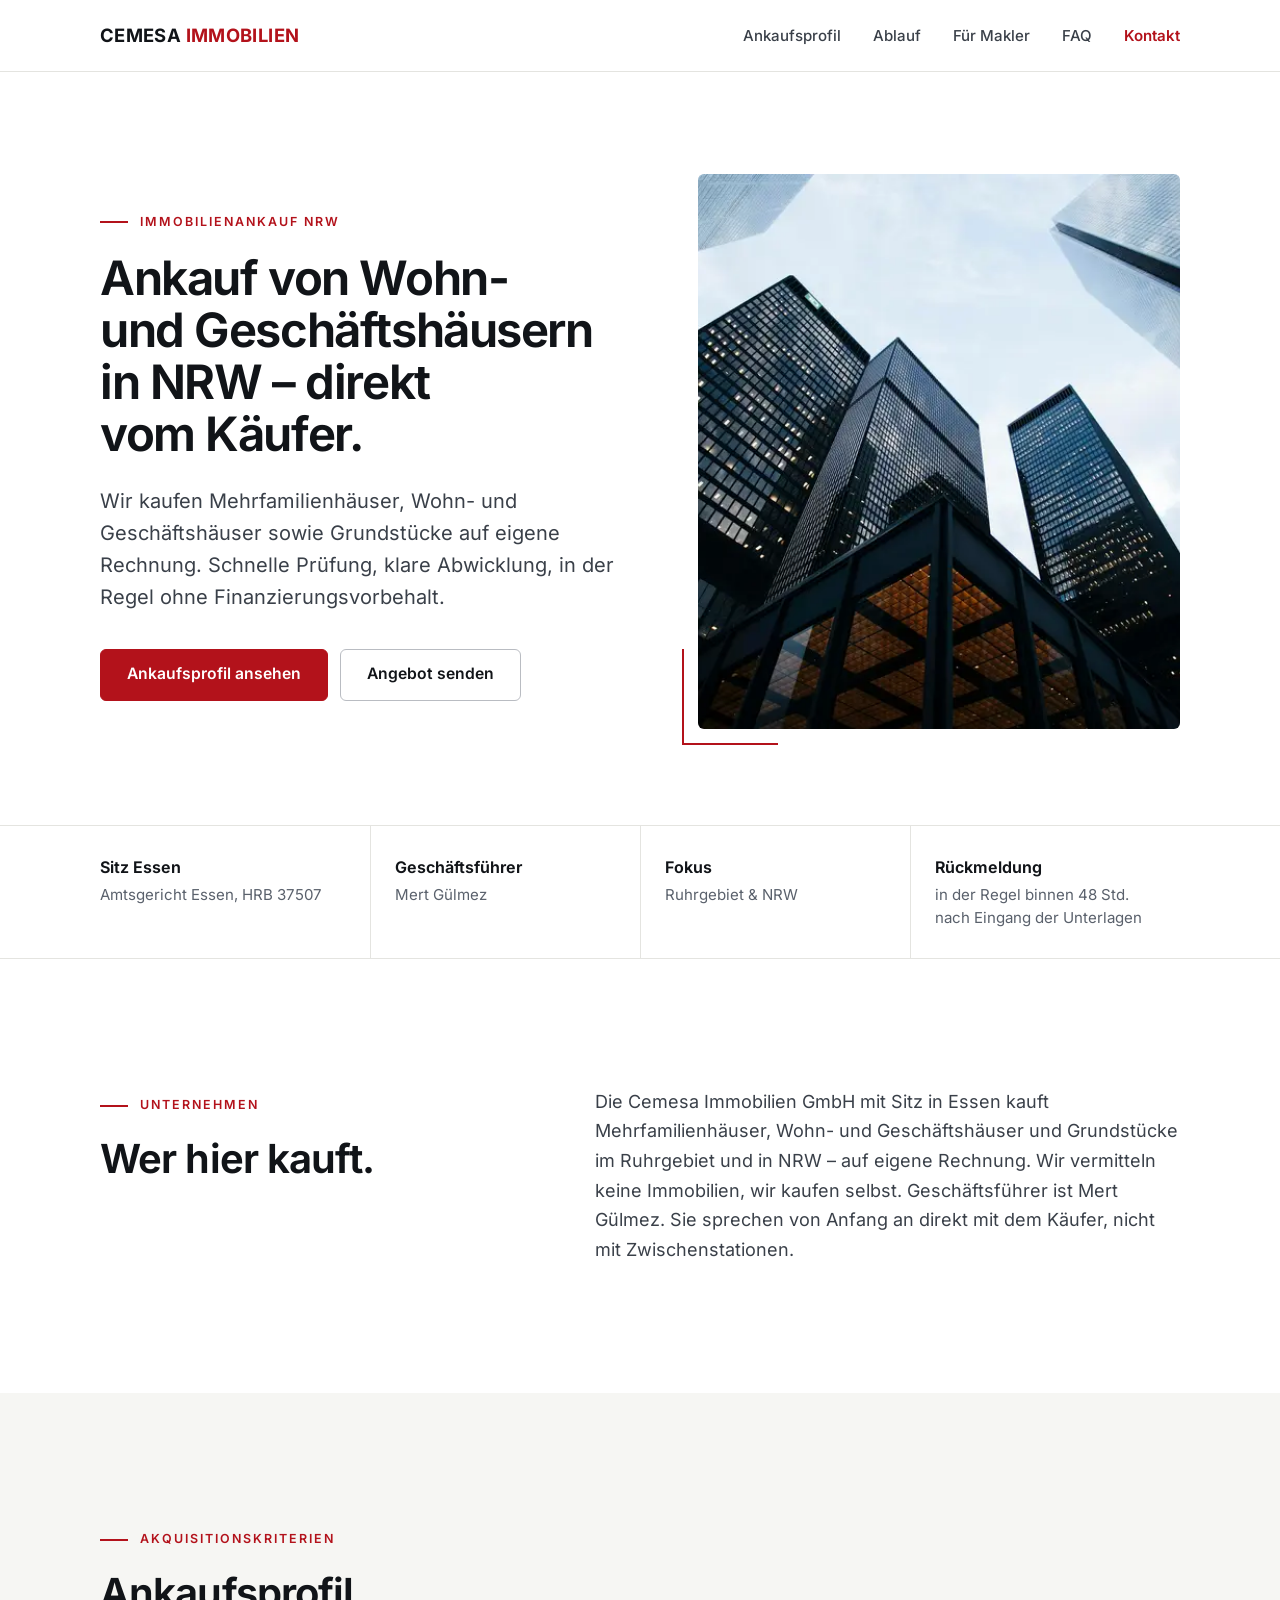
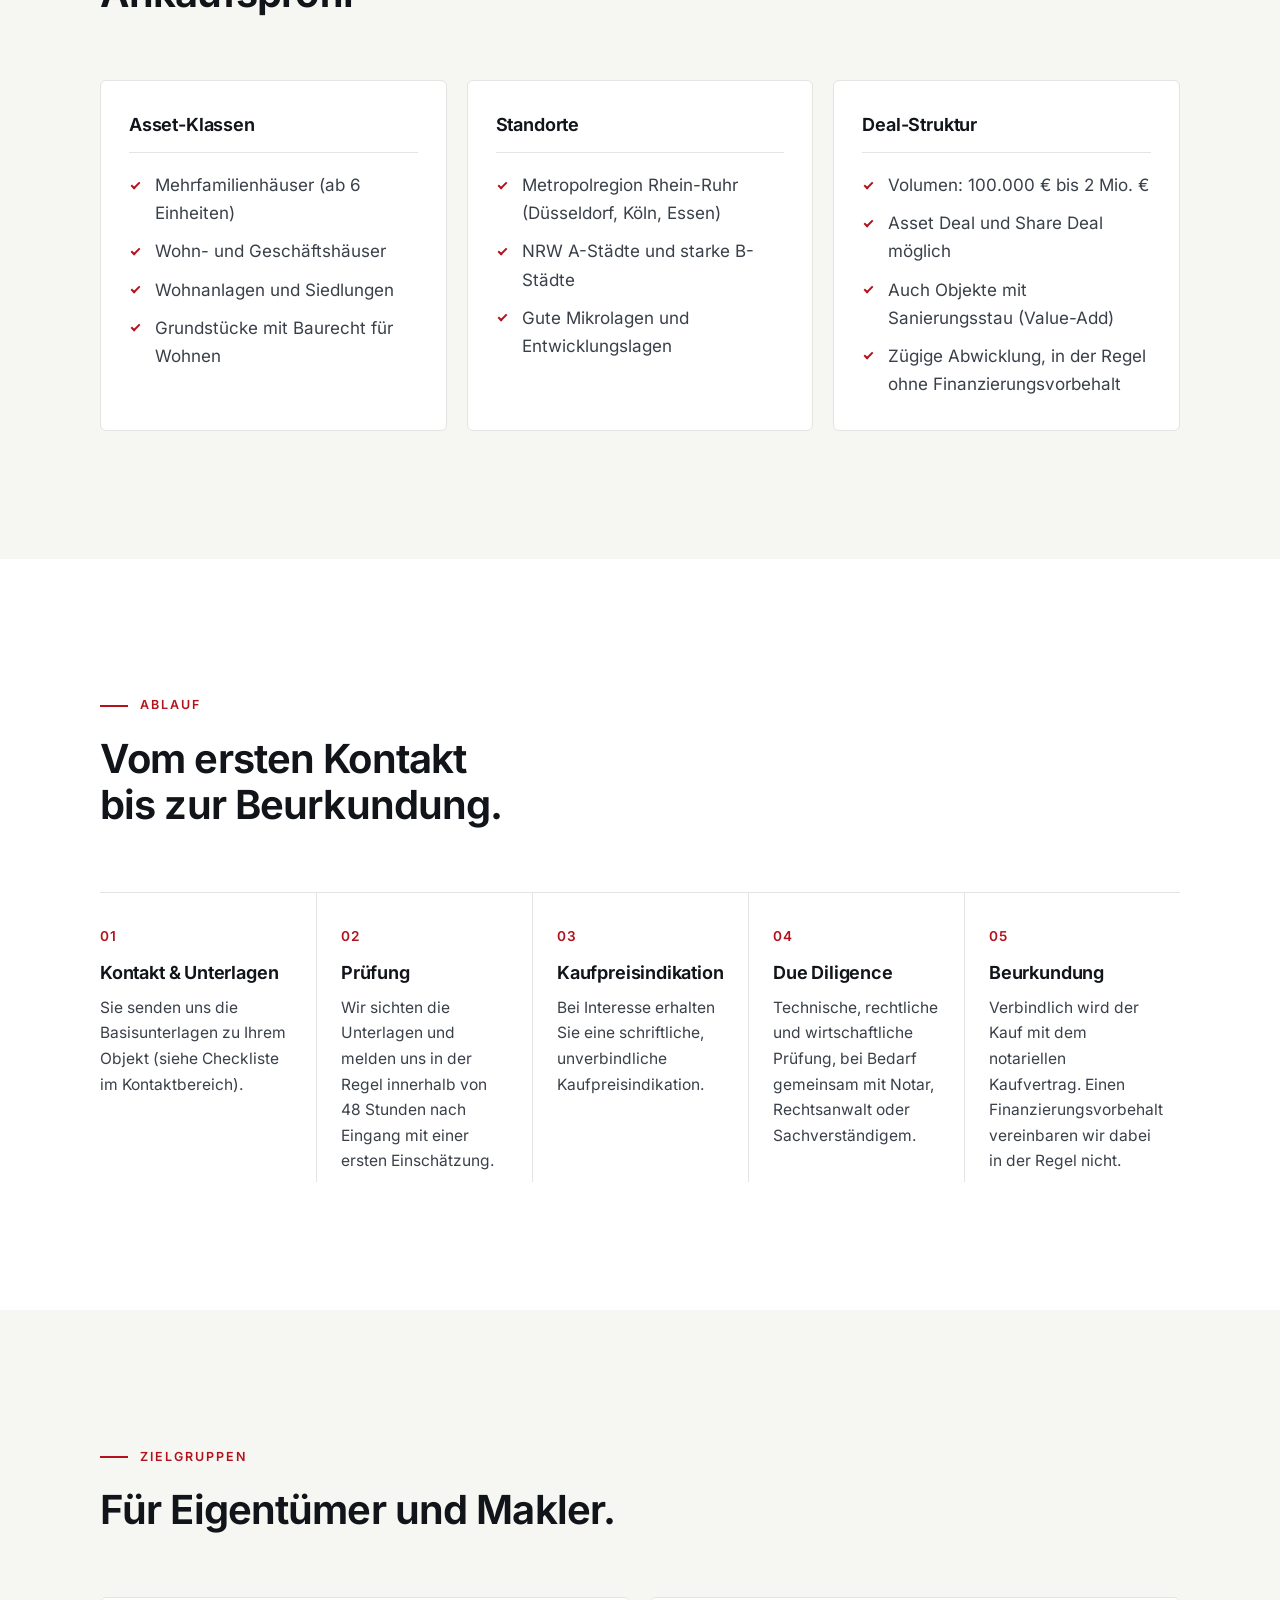
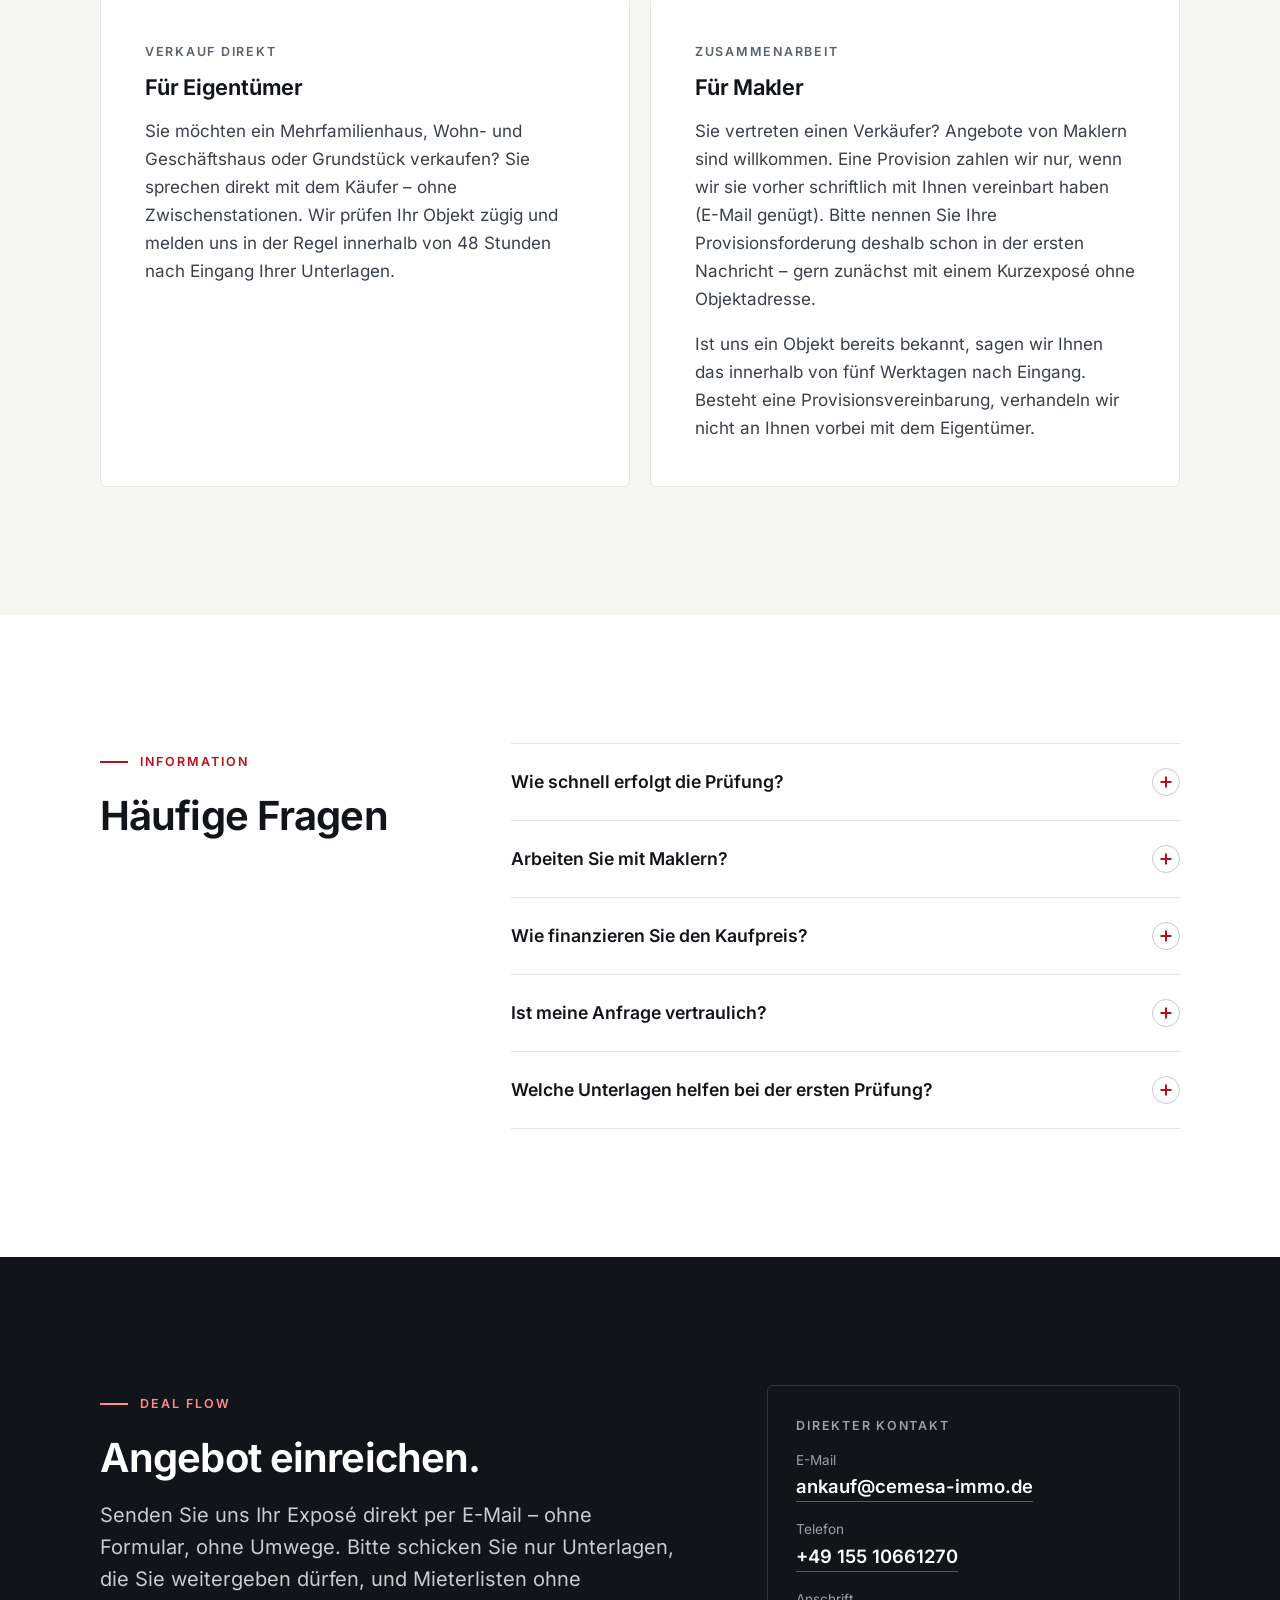
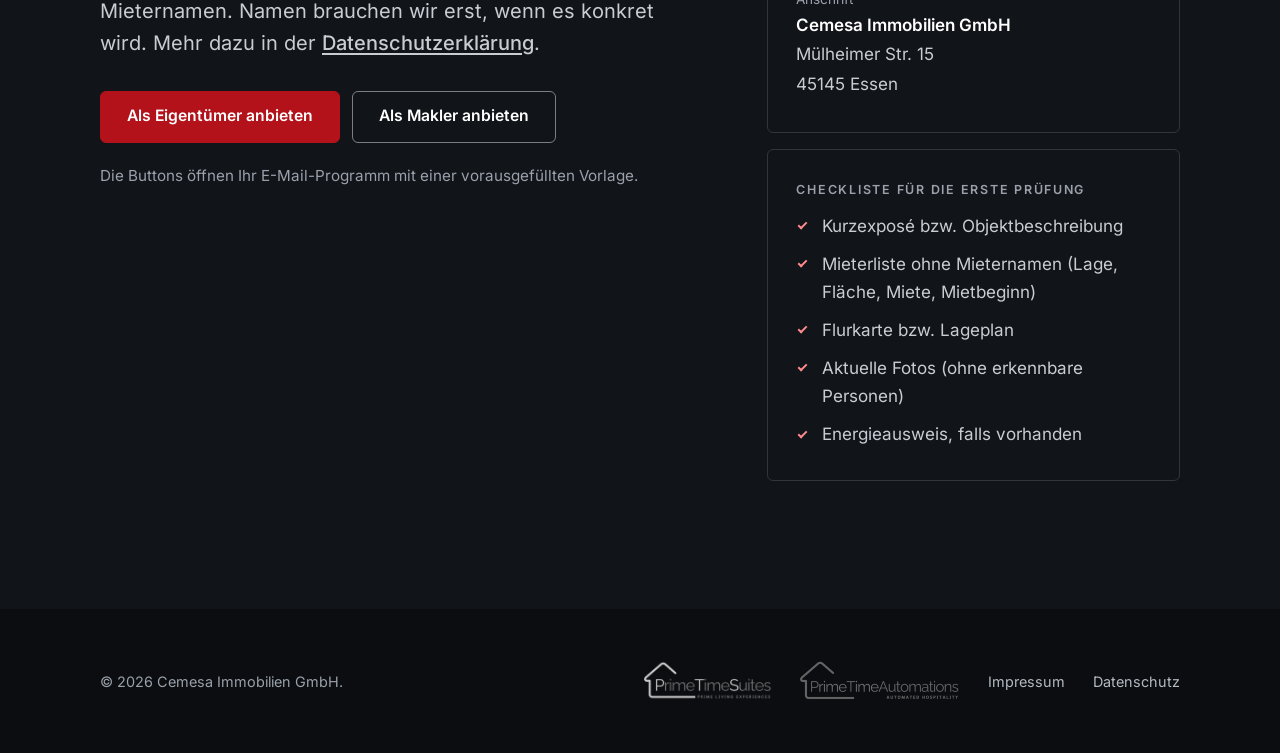
<file: index.html>
<!DOCTYPE html>
<html lang="de">
<head>
    <meta charset="UTF-8">
    <meta name="viewport" content="width=device-width, initial-scale=1">
    <title>Cemesa Immobilien GmbH | Ankauf von Wohn- und Geschäftshäusern in NRW</title>
    <meta name="description" content="Wir kaufen Mehrfamilienhäuser, Wohn- und Geschäftshäuser und Grundstücke in NRW (100.000 € bis 2 Mio. €) auf eigene Rechnung. Erste Rückmeldung in der Regel binnen 48 Stunden nach Eingang der Unterlagen. Für Eigentümer und Makler.">
    <link rel="canonical" href="https://www.cemesa-immo.de/">
    <meta name="robots" content="index, follow">
    <meta name="theme-color" content="#ffffff">

    <!-- Open Graph -->
    <meta property="og:type" content="website">
    <meta property="og:locale" content="de_DE">
    <meta property="og:url" content="https://www.cemesa-immo.de/">
    <meta property="og:site_name" content="Cemesa Immobilien GmbH">
    <meta property="og:title" content="Cemesa Immobilien GmbH | Ankauf von Wohn- und Geschäftshäusern in NRW">
    <meta property="og:description" content="Direkter Ankauf von Mehrfamilienhäusern, Wohn- und Geschäftshäusern und Grundstücken in NRW. Für Eigentümer und Makler – schnelle Prüfung, klare Abwicklung.">
    <!-- og:image: vorläufig aus dem vorhandenen Hero-Bild erzeugt (img/og-cemesa.jpg, 1200x630, lokal im Repo).
         [VON MERT: Bei Bedarf eigenes Bild 1200x630 bereitstellen und img/og-cemesa.jpg ersetzen] -->
    <meta property="og:image" content="https://www.cemesa-immo.de/img/og-cemesa.jpg">
    <meta property="og:image:width" content="1200">
    <meta property="og:image:height" content="630">
    <meta property="og:image:alt" content="Cemesa Immobilien GmbH – Ankauf von Wohn- und Geschäftshäusern in NRW">
    <meta name="twitter:card" content="summary_large_image">

    <link rel="icon" href="/favicon.svg" type="image/svg+xml">
    <link rel="icon" href="/favicon-32.png" type="image/png" sizes="32x32">
    <link rel="apple-touch-icon" href="/apple-touch-icon.png">

    <link rel="preload" href="/fonts/Inter-latin.woff2" as="font" type="font/woff2" crossorigin>
    <link rel="stylesheet" href="/css/site.css">

    <script type="application/ld+json">
    {
      "@context": "https://schema.org",
      "@type": "Organization",
      "name": "Cemesa Immobilien GmbH",
      "legalName": "Cemesa Immobilien GmbH",
      "url": "https://www.cemesa-immo.de/",
      "email": "ankauf@cemesa-immo.de",
      "telephone": "+49-155-10661270",
      "address": {
        "@type": "PostalAddress",
        "streetAddress": "Mülheimer Str. 15",
        "postalCode": "45145",
        "addressLocality": "Essen",
        "addressRegion": "Nordrhein-Westfalen",
        "addressCountry": "DE"
      },
      "identifier": {
        "@type": "PropertyValue",
        "propertyID": "Handelsregister Amtsgericht Essen",
        "value": "HRB 37507"
      },
      "areaServed": {
        "@type": "State",
        "name": "Nordrhein-Westfalen"
      }
    }
    </script>
</head>
<body>
    <a class="skip-link" href="#main">Zum Inhalt springen</a>

    <header class="site-header">
        <div class="container header-inner">
            <a class="logo" href="#top" aria-label="Cemesa Immobilien – zum Seitenanfang">CEMESA <span>IMMOBILIEN</span></a>
            <button class="nav-toggle" type="button" aria-expanded="false" aria-controls="site-nav" aria-label="Menü öffnen">
                <span class="nav-toggle-bars" aria-hidden="true"></span>
            </button>
            <nav class="site-nav" id="site-nav" aria-label="Hauptnavigation">
                <ul>
                    <li><a href="#ankauf">Ankaufsprofil</a></li>
                    <li><a href="#ablauf">Ablauf</a></li>
                    <li><a href="#makler">Für Makler</a></li>
                    <li><a href="#faq">FAQ</a></li>
                    <li><a href="#kontakt" class="nav-cta">Kontakt</a></li>
                </ul>
            </nav>
        </div>
    </header>

    <main id="main">
        <section class="hero" id="top" aria-labelledby="hero-title">
            <div class="container hero-grid">
                <div class="hero-text">
                    <span class="eyebrow">Immobilienankauf NRW</span>
                    <!-- [VON MERT: „Investment & Development“ nur, wenn Cemesa tatsächlich selbst Projekte entwickelt/baut]
                         Vorbereitet (statt „Immobilienankauf NRW“): <span class="eyebrow">Investment &amp; Development</span> -->
                    <h1 id="hero-title">Ankauf von Wohn- und Geschäftshäusern in NRW – direkt vom Käufer.</h1>
                    <p class="lead">Wir kaufen Mehrfamilienhäuser, Wohn- und Geschäftshäuser sowie Grundstücke auf eigene Rechnung. Schnelle Prüfung, klare Abwicklung, in der Regel ohne Finanzierungsvorbehalt.</p>
                    <div class="btn-row">
                        <a href="#ankauf" class="btn">Ankaufsprofil ansehen</a>
                        <a href="#kontakt" class="btn btn-outline">Angebot senden</a>
                    </div>
                </div>
                <div class="hero-media">
                    <picture>
                        <source type="image/webp" srcset="/img/hero-800.webp 800w, /img/hero-1400.webp 1400w" sizes="(min-width: 861px) 46vw, 100vw">
                        <img src="/img/hero-1400.jpg" srcset="/img/hero-800.jpg 800w, /img/hero-1400.jpg 1400w" sizes="(min-width: 861px) 46vw, 100vw" width="1400" height="933" alt="Symbolbild: Glasfassaden von Hochhäusern aus der Froschperspektive" fetchpriority="high" decoding="async">
                    </picture>
                </div>
            </div>
        </section>

        <section class="facts-bar" aria-label="Kurzfakten">
            <div class="container">
                <dl class="facts">
                    <div>
                        <dt>Sitz Essen</dt>
                        <dd>Amtsgericht Essen, HRB 37507</dd>
                    </div>
                    <div>
                        <dt>Geschäftsführer</dt>
                        <dd>Mert Gülmez</dd>
                        <!-- [VON MERT: „Inhabergeführt“ statt „Geschäftsführer“ nur, wenn Mert (Mehrheits-)Gesellschafter ist]
                             Vorbereitet: <dt>Inhabergeführt</dt> <dd>von Mert Gülmez</dd> -->
                    </div>
                    <div>
                        <dt>Fokus</dt>
                        <dd>Ruhrgebiet &amp; NRW</dd>
                    </div>
                    <div>
                        <dt>Rückmeldung</dt>
                        <dd>in der Regel binnen 48 Std. nach Eingang der Unterlagen</dd>
                        <!-- [VON MERT: bestätigen, dass die 48 Std. in den meisten Fällen eingehalten werden; sonst überall „innerhalb von zwei Werktagen“]
                             Vorbereitet: <dd>in der Regel innerhalb von zwei Werktagen nach Eingang der Unterlagen</dd> -->
                    </div>
                </dl>
            </div>
        </section>

        <section class="section" id="unternehmen" aria-labelledby="unternehmen-title">
            <div class="container split">
                <div class="section-head">
                    <span class="eyebrow">Unternehmen</span>
                    <h2 id="unternehmen-title">Wer hier kauft.</h2>
                </div>
                <div class="split-body">
                    <p>Die Cemesa Immobilien GmbH mit Sitz in Essen kauft Mehrfamilienhäuser, Wohn- und Geschäftshäuser und Grundstücke im Ruhrgebiet und in NRW – auf eigene Rechnung. Wir vermitteln keine Immobilien, wir kaufen selbst. Geschäftsführer ist Mert Gülmez. Sie sprechen von Anfang an direkt mit dem Käufer, nicht mit Zwischenstationen.</p>
                    <!-- [VON MERT: optional „für den eigenen Bestand“ (nur wenn Objekte grundsätzlich gehalten und nicht weiterverkauft werden); Gründungsjahr, Branchenhintergrund, Bestandsgröße nur mit Beleg]
                         Vorbereitet: <p>Seit [Gründungsjahr] erwerben wir Objekte für den eigenen Bestand. [Branchenhintergrund / Bestandsgröße]</p> -->
                </div>
            </div>
        </section>

        <section class="section section-soft" id="ankauf" aria-labelledby="ankauf-title">
            <div class="container">
                <div class="section-head">
                    <span class="eyebrow">Akquisitionskriterien</span>
                    <h2 id="ankauf-title">Ankaufsprofil</h2>
                </div>
                <div class="criteria">
                    <article class="criteria-card">
                        <h3>Asset-Klassen</h3>
                        <ul class="checklist">
                            <li>Mehrfamilienhäuser (ab 6 Einheiten)</li>
                            <li>Wohn- und Geschäftshäuser</li>
                            <li>Wohnanlagen und Siedlungen</li>
                            <li>Grundstücke mit Baurecht für Wohnen</li>
                        </ul>
                    </article>
                    <article class="criteria-card">
                        <h3>Standorte</h3>
                        <ul class="checklist">
                            <li>Metropolregion Rhein-Ruhr (Düsseldorf, Köln, Essen)</li>
                            <li>NRW A-Städte und starke B-Städte</li>
                            <li>Gute Mikrolagen und Entwicklungslagen</li>
                        </ul>
                    </article>
                    <article class="criteria-card">
                        <h3>Deal-Struktur</h3>
                        <ul class="checklist">
                            <li>Volumen: 100.000 € bis 2 Mio. €</li>
                            <li>Asset Deal und Share Deal möglich</li>
                            <li>Auch Objekte mit Sanierungsstau (Value-Add)</li>
                            <li>Zügige Abwicklung, in der Regel ohne Finanzierungsvorbehalt</li>
                        </ul>
                    </article>
                </div>
            </div>
        </section>

        <section class="section" id="ablauf" aria-labelledby="ablauf-title">
            <div class="container">
                <div class="section-head">
                    <span class="eyebrow">Ablauf</span>
                    <h2 id="ablauf-title">Vom ersten Kontakt bis zur Beurkundung.</h2>
                </div>
                <ol class="steps">
                    <li>
                        <h3>Kontakt &amp; Unterlagen</h3>
                        <p>Sie senden uns die Basisunterlagen zu Ihrem Objekt (siehe Checkliste im Kontaktbereich).</p>
                    </li>
                    <li>
                        <h3>Prüfung</h3>
                        <p>Wir sichten die Unterlagen und melden uns in der Regel innerhalb von 48 Stunden nach Eingang mit einer ersten Einschätzung.</p>
                    </li>
                    <li>
                        <h3>Kaufpreisindikation</h3>
                        <p>Bei Interesse erhalten Sie eine schriftliche, unverbindliche Kaufpreisindikation.</p>
                    </li>
                    <li>
                        <h3>Due Diligence</h3>
                        <p>Technische, rechtliche und wirtschaftliche Prüfung, bei Bedarf gemeinsam mit Notar, Rechtsanwalt oder Sachverständigem.</p>
                    </li>
                    <li>
                        <h3>Beurkundung</h3>
                        <p>Verbindlich wird der Kauf mit dem notariellen Kaufvertrag. Einen Finanzierungsvorbehalt vereinbaren wir dabei in der Regel nicht.</p>
                    </li>
                </ol>
            </div>
        </section>

        <section class="section section-soft" id="zielgruppen" aria-labelledby="zielgruppen-title">
            <div class="container">
                <div class="section-head">
                    <span class="eyebrow">Zielgruppen</span>
                    <h2 id="zielgruppen-title">Für Eigentümer und Makler.</h2>
                </div>
                <div class="audience">
                    <article class="audience-card" id="eigentuemer">
                        <span class="card-label">Verkauf direkt</span>
                        <h3>Für Eigentümer</h3>
                        <p>Sie möchten ein Mehrfamilienhaus, Wohn- und Geschäftshaus oder Grundstück verkaufen? Sie sprechen direkt mit dem Käufer – ohne Zwischenstationen. Wir prüfen Ihr Objekt zügig und melden uns in der Regel innerhalb von 48 Stunden nach Eingang Ihrer Unterlagen.</p>
                    </article>
                    <article class="audience-card" id="makler">
                        <span class="card-label">Zusammenarbeit</span>
                        <h3>Für Makler</h3>
                        <p>Sie vertreten einen Verkäufer? Angebote von Maklern sind willkommen. Eine Provision zahlen wir nur, wenn wir sie vorher schriftlich mit Ihnen vereinbart haben (E-Mail genügt). Bitte nennen Sie Ihre Provisionsforderung deshalb schon in der ersten Nachricht – gern zunächst mit einem Kurzexposé ohne Objektadresse.</p>
                        <p>Ist uns ein Objekt bereits bekannt, sagen wir Ihnen das innerhalb von fünf Werktagen nach Eingang. Besteht eine Provisionsvereinbarung, verhandeln wir nicht an Ihnen vorbei mit dem Eigentümer.</p>
                        <!-- [VON MERT: optional konkrete Provisionshöhe; die 5-Werktage-Frist kann angepasst werden, muss dann aber eingehalten werden]
                             Vorbereitet: <p>Unsere übliche Käuferprovision bei vorheriger Vereinbarung: [Höhe] % inkl. USt.</p> -->
                    </article>
                </div>
            </div>
        </section>

        <section class="section" id="faq" aria-labelledby="faq-title">
            <div class="container faq-grid">
                <div class="section-head">
                    <span class="eyebrow">Information</span>
                    <h2 id="faq-title">Häufige Fragen</h2>
                </div>
                <div class="faq-list">
                    <details class="faq-item">
                        <summary>Wie schnell erfolgt die Prüfung?<span class="faq-icon" aria-hidden="true"></span></summary>
                        <div class="faq-answer"><p>Wir geben in der Regel eine erste qualifizierte Rückmeldung oder Indikation innerhalb von 48 Stunden nach Eingang der Basisunterlagen (z. B. Mieterliste, Flurkarte, Fotos).</p></div>
                    </details>
                    <details class="faq-item">
                        <summary>Arbeiten Sie mit Maklern?<span class="faq-icon" aria-hidden="true"></span></summary>
                        <div class="faq-answer"><p>Ja. Eine Provision zahlen wir nur auf Grundlage einer vorher schriftlich getroffenen Vereinbarung (E-Mail genügt). Bitte nennen Sie Ihre Provisionsforderung bereits in der ersten Nachricht. Ist uns ein Objekt schon bekannt, teilen wir Ihnen das innerhalb von fünf Werktagen mit.</p></div>
                    </details>
                    <details class="faq-item">
                        <summary>Wie finanzieren Sie den Kaufpreis?<span class="faq-icon" aria-hidden="true"></span></summary>
                        <div class="faq-answer"><p>Aus Eigenmitteln und/oder über Banken. Die Finanzierung klären wir vor dem Notartermin. Kaufverträge schließen wir in der Regel ohne Finanzierungsvorbehalt.</p>
                        <!-- [VON MERT: optional, nur wenn das in jedem Fall möglich ist]
                             Vorbereitet: <p>Auf Wunsch legen wir vor der Beurkundung einen Finanzierungs- oder Eigenkapitalnachweis vor.</p> -->
                        </div>
                    </details>
                    <details class="faq-item">
                        <summary>Ist meine Anfrage vertraulich?<span class="faq-icon" aria-hidden="true"></span></summary>
                        <div class="faq-answer"><p>Ja. Wir behandeln Ihre Anfrage vertraulich. Unterlagen geben wir nur weiter, soweit das für die Prüfung oder den Ankauf nötig ist – etwa an Banken, Notare, Rechtsanwälte, Steuerberater oder Sachverständige. Einzelheiten finden Sie in unserer <button type="button" class="link-button" data-modal="datenschutz">Datenschutzerklärung</button>.</p></div>
                    </details>
                    <details class="faq-item">
                        <summary>Welche Unterlagen helfen bei der ersten Prüfung?<span class="faq-icon" aria-hidden="true"></span></summary>
                        <div class="faq-answer"><p>Für eine erste Einschätzung reichen in der Regel: eine kurze Objektbeschreibung, die Mieterliste ohne Mieternamen (Lage, Fläche, Miete, Mietbeginn), Flurkarte bzw. Lageplan, aktuelle Fotos und – soweit vorhanden – der Energieausweis.</p></div>
                    </details>
                </div>
            </div>
        </section>

        <section class="section section-dark" id="kontakt" aria-labelledby="kontakt-title">
            <div class="container contact-grid">
                <div>
                    <span class="eyebrow">Deal Flow</span>
                    <h2 id="kontakt-title">Angebot einreichen.</h2>
                    <p class="lead">Senden Sie uns Ihr Exposé direkt per E-Mail – ohne Formular, ohne Umwege. Bitte schicken Sie nur Unterlagen, die Sie weitergeben dürfen, und Mieterlisten ohne Mieternamen. Namen brauchen wir erst, wenn es konkret wird. Mehr dazu in der <button type="button" class="link-button" data-modal="datenschutz">Datenschutzerklärung</button>.</p>
                    <div class="btn-row">
                        <a class="btn" href="mailto:ankauf@cemesa-immo.de?subject=Ankaufsangebot%20Eigent%C3%BCmer%20%E2%80%93%20%5BAdresse%2FOrt%5D&body=Sehr%20geehrte%20Damen%20und%20Herren%2C%0D%0A%0D%0Aich%20biete%20folgendes%20Objekt%20zum%20Ankauf%20an%3A%0D%0A%0D%0AAdresse%2FOrt%3A%0D%0AObjektart%20%28MFH%20%2F%20WGH%20%2F%20Grundst%C3%BCck%29%3A%0D%0AAnzahl%20Einheiten%20%2F%20Fl%C3%A4che%3A%0D%0AKaufpreisvorstellung%3A%0D%0A%0D%0ADiese%20Unterlagen%20sind%20beigef%C3%BCgt%20bzw.%20folgen%20auf%20Anfrage%3A%0D%0A-%20Kurzexpos%C3%A9%20%2F%20Objektbeschreibung%0D%0A-%20Mieterliste%20ohne%20Mieternamen%20%28Lage%2C%20Fl%C3%A4che%2C%20Miete%2C%20Mietbeginn%29%0D%0A-%20Flurkarte%20%2F%20Lageplan%0D%0A-%20aktuelle%20Fotos%20%28ohne%20erkennbare%20Personen%29%0D%0A-%20Energieausweis%2C%20falls%20vorhanden%0D%0A-%20Grundriss%2C%20falls%20vorhanden%0D%0A%0D%0AMit%20freundlichen%20Gr%C3%BC%C3%9Fen">Als Eigentümer anbieten</a>
                        <a class="btn btn-outline" href="mailto:ankauf@cemesa-immo.de?subject=Ankaufsangebot%20Makler%20%E2%80%93%20%5BAdresse%2FOrt%5D&body=Sehr%20geehrte%20Damen%20und%20Herren%2C%0D%0A%0D%0Aich%20biete%20Ihnen%20folgendes%20Objekt%20an%3A%0D%0A%0D%0AAdresse%2FOrt%3A%0D%0AObjektart%20%28MFH%20%2F%20WGH%20%2F%20Grundst%C3%BCck%29%3A%0D%0AAnzahl%20Einheiten%20%2F%20Fl%C3%A4che%3A%0D%0AKaufpreisvorstellung%3A%0D%0AMaklerfirma%2FAnsprechpartner%3A%0D%0AAuftrag%20des%20Eigent%C3%BCmers%20liegt%20vor%20%28ja%2Fnein%29%3A%0D%0AProvisionsforderung%20an%20den%20K%C3%A4ufer%20%28H%C3%B6he%20oder%20%22keine%22%29%3A%0D%0A%0D%0ADiese%20Unterlagen%20sind%20beigef%C3%BCgt%20bzw.%20folgen%20auf%20Anfrage%3A%0D%0A-%20Kurzexpos%C3%A9%20%2F%20Objektbeschreibung%0D%0A-%20Mieterliste%20ohne%20Mieternamen%20%28Lage%2C%20Fl%C3%A4che%2C%20Miete%2C%20Mietbeginn%29%0D%0A-%20Flurkarte%20%2F%20Lageplan%0D%0A-%20aktuelle%20Fotos%20%28ohne%20erkennbare%20Personen%29%0D%0A-%20Energieausweis%2C%20falls%20vorhanden%0D%0A%0D%0AMit%20freundlichen%20Gr%C3%BC%C3%9Fen">Als Makler anbieten</a>
                    </div>
                    <p class="note">Die Buttons öffnen Ihr E-Mail-Programm mit einer vorausgefüllten Vorlage.</p>
                </div>

                <div>
                    <div class="contact-card">
                        <h3>Direkter Kontakt</h3>
                        <span class="contact-label">E-Mail</span>
                        <a class="contact-line" href="mailto:ankauf@cemesa-immo.de">ankauf@cemesa-immo.de</a>
                        <span class="contact-label">Telefon</span>
                        <a class="contact-line" href="tel:+4915510661270">+49 155 10661270</a>
                        <span class="contact-label">Anschrift</span>
                        <address>
                            <strong>Cemesa Immobilien GmbH</strong><br>
                            Mülheimer Str. 15<br>
                            45145 Essen
                        </address>
                    </div>
                    <div class="contact-card" id="checkliste">
                        <h3>Checkliste für die erste Prüfung</h3>
                        <ul class="checklist">
                            <li>Kurzexposé bzw. Objektbeschreibung</li>
                            <li>Mieterliste ohne Mieternamen (Lage, Fläche, Miete, Mietbeginn)</li>
                            <li>Flurkarte bzw. Lageplan</li>
                            <li>Aktuelle Fotos (ohne erkennbare Personen)</li>
                            <li>Energieausweis, falls vorhanden</li>
                        </ul>
                    </div>
                </div>
            </div>
        </section>
    </main>

    <footer class="site-footer">
        <div class="container footer-inner">
            <div>&copy; 2026 Cemesa Immobilien GmbH.</div>
            <div class="footer-links">
                <a href="https://primetimesuites.de" target="_blank" rel="noopener">
                    <img src="/img/logo-suites-280.png" alt="PrimeTime Suites" class="footer-logo footer-logo--suites" width="128" height="64" decoding="async">
                </a>
                <a href="https://primetimeautomations.de" target="_blank" rel="noopener">
                    <img src="/img/logo-automations-320.png" alt="PrimeTime Automations" class="footer-logo" width="160" height="40" decoding="async">
                </a>
                <button type="button" data-modal="impressum">Impressum</button>
                <button type="button" data-modal="datenschutz">Datenschutz</button>
            </div>
        </div>
    </footer>

    <dialog id="modal-impressum" class="modal" aria-label="Impressum">
        <div class="modal-box">
            <button type="button" class="close-modal" data-close aria-label="Impressum schließen">&times;</button>
            <h3>Impressum</h3>
            <br>
            <p>
                <strong>Cemesa Immobilien GmbH</strong><br>
                Mülheimer Str. 15<br>
                45145 Essen<br><br>
                Telefon: +49 155 10661270<br>
                E-Mail: ankauf@cemesa-immo.de<br><br>
                Vertretungsberechtigt: Mert Gülmez<br>
                Registergericht: Amtsgericht Essen<br>
                Handelsregister: HRB 37507<br>
                USt-IdNr.: nicht vorhanden
            </p>
        </div>
    </dialog>

    <dialog id="modal-datenschutz" class="modal" aria-label="Datenschutzerklärung">
        <div class="modal-box">
            <button type="button" class="close-modal" data-close aria-label="Datenschutzerklärung schließen">&times;</button>
            <h3>Datenschutz</h3>
            <br>
            <p>Mit dieser Datenschutzerklärung informieren wir Sie darüber, welche personenbezogenen Daten wir beim Besuch dieser Website und bei einer Kontaktaufnahme verarbeiten, zu welchen Zwecken das geschieht und welche Rechte Sie haben.</p>

            <h4>1. Verantwortlicher</h4>
            <p>
                <strong>Cemesa Immobilien GmbH</strong><br>
                Mülheimer Str. 15<br>
                45145 Essen<br>
                vertreten durch den Geschäftsführer Mert Gülmez<br>
                Telefon: +49 155 10661270<br>
                E-Mail: ankauf@cemesa-immo.de
            </p>
            <p>Einen Datenschutzbeauftragten haben wir nicht benannt, da hierzu für uns keine gesetzliche Pflicht besteht. Bei Fragen zum Datenschutz wenden Sie sich bitte an die oben genannten Kontaktdaten.</p>

            <h4>2. Überblick</h4>
            <p>Diese Website ist eine reine Informationsseite (Online-Visitenkarte). Wir setzen <strong>keine Cookies</strong>, <strong>keine Analyse- oder Tracking-Tools</strong>, keine Social-Media-Plugins und kein Kontaktformular ein. Schriftarten und Bilder werden von unserem eigenen Webspace geladen; beim Aufruf der Seite werden keine Inhalte von Servern Dritter (z. B. Google) nachgeladen. Die Übertragung erfolgt verschlüsselt (HTTPS).</p>

            <h4>3. Hosting und Server-Logfiles</h4>
            <p>Diese Website wird über den Dienst GitHub Pages der GitHub, Inc., 88 Colin P. Kelly Jr. Street, San Francisco, CA 94107, USA (ein Unternehmen der Microsoft-Gruppe) bereitgestellt.</p>
            <p>Beim Aufruf der Website werden technisch bedingt Daten verarbeitet, die Ihr Browser automatisch übermittelt, in der Regel:</p>
            <ul>
                <li>IP-Adresse des anfragenden Geräts</li>
                <li>Datum und Uhrzeit des Abrufs</li>
                <li>aufgerufene Datei bzw. Seite und übertragene Datenmenge</li>
                <li>Browsertyp, Browserversion und Betriebssystem</li>
                <li>Referrer-URL (zuvor besuchte Seite)</li>
            </ul>
            <p>Nach Angaben von GitHub wird die IP-Adresse der Besucher protokolliert und zu Sicherheitszwecken gespeichert. Die Verarbeitung ist erforderlich, um die Website auszuliefern und ihre Stabilität und Sicherheit zu gewährleisten (z. B. Abwehr von Angriffen und Missbrauch).</p>
            <p><strong>Rechtsgrundlage</strong> ist Art. 6 Abs. 1 lit. f DSGVO. Unser berechtigtes Interesse liegt in einer sicheren, zuverlässigen und wirtschaftlichen Bereitstellung unserer Website.</p>
            <p>Wir selbst haben keinen Zugriff auf diese Logdaten und führen sie nicht mit anderen Daten zusammen. GitHub verarbeitet diese Daten nach eigenen Angaben auch in eigener Verantwortung, um gesetzliche Pflichten zu erfüllen und die Sicherheit des Dienstes zu gewährleisten; über die Speicherdauer entscheidet GitHub. Einzelheiten finden Sie in der Datenschutzerklärung von GitHub: https://docs.github.com/de/site-policy/privacy-policies/github-general-privacy-statement</p>
            <p><strong>Übermittlung in die USA:</strong> Bei der Nutzung von GitHub Pages können personenbezogene Daten in die USA übermittelt werden. Für die USA hat die EU-Kommission am 10. Juli 2023 einen Angemessenheitsbeschluss erlassen (Art. 45 DSGVO, EU-US Data Privacy Framework). GitHub, Inc. ist nach dem EU-US Data Privacy Framework zertifiziert (Nachweis: https://www.dataprivacyframework.gov/participant/6174).</p>

            <h4>4. Kontakt per E-Mail oder Telefon, Zusendung von Exposés</h4>
            <p>Wenn Sie uns per E-Mail oder Telefon kontaktieren oder uns als Eigentümer, Makler oder Vermittler ein Objekt bzw. ein Exposé anbieten, verarbeiten wir die Daten, die Sie uns mitteilen (z. B. Name, Firma, Kontaktdaten, Inhalt Ihrer Nachricht, Objektunterlagen). Wir nutzen diese Daten, um Ihre Anfrage zu bearbeiten, das angebotene Objekt zu prüfen und mit Ihnen zu kommunizieren.</p>
            <p><strong>Rechtsgrundlage</strong> ist Art. 6 Abs. 1 lit. b DSGVO, soweit Ihre Anfrage auf den Abschluss oder die Durchführung eines Vertrags gerichtet ist (z. B. Ankauf einer Immobilie). Im Übrigen ist Rechtsgrundlage Art. 6 Abs. 1 lit. f DSGVO; unser berechtigtes Interesse liegt in der Beantwortung von Anfragen und der Prüfung von Ankaufsangeboten.</p>
            <p>Exposés und Objektunterlagen können personenbezogene Daten Dritter enthalten (z. B. Angaben zu Eigentümern oder Mietern in Mieterlisten). Bitte übermitteln Sie solche Daten nur, soweit sie für eine erste Prüfung erforderlich sind und Sie zur Weitergabe berechtigt sind – nach Möglichkeit anonymisiert. Wir verwenden diese Angaben ausschließlich zur Prüfung des jeweiligen Ankaufs (Art. 6 Abs. 1 lit. f DSGVO).</p>
            <p>Die Bereitstellung Ihrer Daten ist weder gesetzlich noch vertraglich vorgeschrieben. Ohne Kontaktdaten können wir Ihre Anfrage jedoch nicht beantworten.</p>

            <h4>5. Empfänger</h4>
            <ul>
                <li><strong>E-Mail-Dienstleister:</strong> Unsere E-Mails werden über die IONOS SE, Elgendorfer Str. 57, 56410 Montabaur, verarbeitet. IONOS ist für uns als Auftragsverarbeiter tätig (Art. 28 DSGVO).</li>
                <li><strong>Ankaufsprüfung:</strong> Wird ein Ankauf konkret geprüft oder durchgeführt, geben wir die dafür erforderlichen Daten an die beteiligten Stellen weiter, z. B. finanzierende Banken, Notare, Rechtsanwälte, Steuerberater oder Sachverständige (Art. 6 Abs. 1 lit. b bzw. lit. f DSGVO).</li>
            </ul>
            <p>Eine Weitergabe Ihrer Daten zu Werbezwecken oder ein Verkauf von Daten findet nicht statt.</p>

            <h4>6. Speicherdauer</h4>
            <ul>
                <li>Allgemeine Anfragen löschen wir, sobald sie abschließend bearbeitet sind und keine weitere Kommunikation zu erwarten ist.</li>
                <li>Objektangebote und Exposés, die nicht zu einem Ankauf führen, bewahren wir bis zu drei Jahre ab dem Ende des Jahres ihres Eingangs auf. So können wir nachvollziehen, welches Objekt uns wann und von wem angeboten wurde (z. B. zur Prüfung oder Abwehr von Provisionsansprüchen). Rechtsgrundlage ist Art. 6 Abs. 1 lit. f DSGVO.</li>
                <li>Kommt ein Geschäft zustande, speichern wir die Unterlagen für die Dauer der gesetzlichen Aufbewahrungsfristen von bis zu zehn Jahren (insbesondere § 257 HGB, § 147 AO; Art. 6 Abs. 1 lit. c DSGVO).</li>
            </ul>

            <h4>7. Ihre Rechte</h4>
            <p>Sie haben gegenüber uns folgende Rechte hinsichtlich der Sie betreffenden personenbezogenen Daten:</p>
            <ul>
                <li>Recht auf Auskunft (Art. 15 DSGVO)</li>
                <li>Recht auf Berichtigung (Art. 16 DSGVO)</li>
                <li>Recht auf Löschung (Art. 17 DSGVO)</li>
                <li>Recht auf Einschränkung der Verarbeitung (Art. 18 DSGVO)</li>
                <li>Recht auf Datenübertragbarkeit (Art. 20 DSGVO)</li>
            </ul>
            <p>Zur Ausübung Ihrer Rechte genügt eine formlose Nachricht an die oben genannten Kontaktdaten.</p>

            <h4>8. Widerspruchsrecht (Art. 21 DSGVO)</h4>
            <p><strong>Soweit wir Ihre Daten auf Grundlage von Art. 6 Abs. 1 lit. f DSGVO (berechtigtes Interesse) verarbeiten, haben Sie das Recht, aus Gründen, die sich aus Ihrer besonderen Situation ergeben, jederzeit Widerspruch gegen diese Verarbeitung einzulegen. Wir verarbeiten Ihre Daten dann nicht mehr, es sei denn, wir können zwingende schutzwürdige Gründe für die Verarbeitung nachweisen, die Ihre Interessen, Rechte und Freiheiten überwiegen, oder die Verarbeitung dient der Geltendmachung, Ausübung oder Verteidigung von Rechtsansprüchen. Der Widerspruch ist formlos möglich, z. B. per E-Mail an ankauf@cemesa-immo.de.</strong></p>

            <h4>9. Beschwerderecht bei der Aufsichtsbehörde</h4>
            <p>Sie haben das Recht, sich bei einer Datenschutz-Aufsichtsbehörde zu beschweren (Art. 77 DSGVO). Für uns zuständig ist:</p>
            <p>
                Landesbeauftragte für Datenschutz und Informationsfreiheit Nordrhein-Westfalen<br>
                Kavalleriestraße 2–4, 40213 Düsseldorf<br>
                Postanschrift: Postfach 20 04 44, 40102 Düsseldorf<br>
                Telefon: 0211 38424-0<br>
                E-Mail: poststelle@ldi.nrw.de<br>
                Internet: www.ldi.nrw.de
            </p>

            <h4>10. Keine automatisierte Entscheidungsfindung</h4>
            <p>Eine automatisierte Entscheidungsfindung einschließlich Profiling (Art. 22 DSGVO) findet nicht statt.</p>

            <h4>11. Stand</h4>
            <p>Stand: 7. Oktober 2026. Wir passen diese Datenschutzerklärung an, wenn sich die Website oder die Rechtslage ändert.</p>
        </div>
    </dialog>

    <script>
    (function () {
        // Mobile-Navigation
        var toggle = document.querySelector('.nav-toggle');
        var nav = document.getElementById('site-nav');
        function setNav(open) {
            toggle.setAttribute('aria-expanded', String(open));
            toggle.setAttribute('aria-label', open ? 'Menü schließen' : 'Menü öffnen');
            nav.setAttribute('data-open', String(open));
        }
        toggle.addEventListener('click', function () { setNav(toggle.getAttribute('aria-expanded') !== 'true'); });
        nav.addEventListener('click', function (e) { if (e.target.closest('a')) setNav(false); });
        document.addEventListener('keydown', function (e) {
            if (e.key === 'Escape' && toggle.getAttribute('aria-expanded') === 'true') { setNav(false); toggle.focus(); }
        });

        // Modals Impressum/Datenschutz (natives <dialog>: Fokus, Esc, Tastatur)
        window.openModal = function (id) {
            var m = document.getElementById('modal-' + id);
            if (!m) return;
            if (typeof m.showModal === 'function') { if (!m.open) m.showModal(); } else { m.setAttribute('open', ''); }
            document.documentElement.classList.add('modal-open');
        };
        window.closeModal = function (id) {
            var m = document.getElementById('modal-' + id);
            if (m && m.open) { if (typeof m.close === 'function') m.close(); else m.removeAttribute('open'); }
        };
        document.querySelectorAll('[data-modal]').forEach(function (b) {
            b.addEventListener('click', function () { openModal(b.getAttribute('data-modal')); });
        });
        document.querySelectorAll('dialog.modal').forEach(function (m) {
            m.addEventListener('close', function () {
                document.documentElement.classList.remove('modal-open');
                if (location.hash === '#impressum' || location.hash === '#datenschutz') history.replaceState(null, '', location.pathname);
            });
            m.addEventListener('click', function (e) { if (e.target === m || e.target.hasAttribute('data-close')) m.close(); });
        });
        // Direktlinks /#impressum und /#datenschutz (z. B. von der 404-Seite)
        function fromHash() { var h = location.hash.slice(1); if (h === 'impressum' || h === 'datenschutz') openModal(h); }
        window.addEventListener('hashchange', fromHash);
        fromHash();
    })();
    </script>
</body>
</html>
</file>
<file: css/site.css>
/* cemesa-immo.de – Stylesheet (Relaunch 10/2026). Keine externen Ressourcen. */

/* Inter (variable, 300–700), lokal gehostet. Lizenz: SIL OFL 1.1, siehe /fonts/OFL.txt */
@font-face {
  font-family: 'Inter';
  font-style: normal;
  font-weight: 300 700;
  font-display: swap;
  src: url('/fonts/Inter-latin-ext.woff2') format('woff2');
  unicode-range: U+0100-02BA, U+02BD-02C5, U+02C7-02CC, U+02CE-02D7, U+02DD-02FF, U+0304, U+0308, U+0329, U+1D00-1DBF, U+1E00-1E9F, U+1EF2-1EFF, U+2020, U+20A0-20AB, U+20AD-20C4, U+2113, U+2C60-2C7F, U+A720-A7FF;
}
@font-face {
  font-family: 'Inter';
  font-style: normal;
  font-weight: 300 700;
  font-display: swap;
  src: url('/fonts/Inter-latin.woff2') format('woff2');
  unicode-range: U+0000-00FF, U+0131, U+0152-0153, U+02BB-02BC, U+02C6, U+02DA, U+02DC, U+0304, U+0308, U+0329, U+2000-206F, U+20AC, U+2122, U+2191, U+2193, U+2212, U+2215, U+FEFF, U+FFFD;
}

:root {
  --ink: #111418;          /* Überschriften */
  --text: #3a4049;         /* Fließtext, Kontrast 10,6:1 auf Weiß */
  --muted: #5a616c;        /* Nebentext, 6,3:1 auf Weiß */
  --line: #e4e4e0;
  --soft: #f6f6f3;
  --white: #fff;
  --accent: #b3121b;       /* Markenrot, 7,1:1 auf Weiß */
  --accent-dark: #8f0e15;
  --dark: #111418;
  --dark-text: #c9cdd3;
  --dark-muted: #9aa1ab;
  --w: 1160px;
  --gutter: clamp(20px, 5vw, 40px);
  --sec: clamp(72px, 10vw, 128px);
  --header: 72px;
  --radius: 6px;
}

*, *::before, *::after { box-sizing: border-box; }
* { margin: 0; padding: 0; }

html {
  font-size: 100%;
  scroll-behavior: smooth;
  scroll-padding-top: calc(var(--header) + 16px);
  -webkit-text-size-adjust: 100%;
}
@media (prefers-reduced-motion: reduce) {
  html { scroll-behavior: auto; }
  *, *::before, *::after { transition: none !important; animation: none !important; }
}

body {
  font-family: 'Inter', system-ui, -apple-system, 'Segoe UI', Roboto, Arial, sans-serif;
  font-size: 1.0625rem;
  line-height: 1.65;
  color: var(--text);
  background: var(--white);
  -webkit-font-smoothing: antialiased;
  text-rendering: optimizeLegibility;
}

img { max-width: 100%; height: auto; display: block; }
a { color: inherit; }
ul, ol { list-style: none; }
button { font: inherit; color: inherit; background: none; border: 0; cursor: pointer; }

h1, h2, h3 { color: var(--ink); font-weight: 650; letter-spacing: -0.022em; line-height: 1.15; }
h1 { font-size: clamp(2rem, 3.7vw, 3.1rem); line-height: 1.1; letter-spacing: -0.03em; text-wrap: balance; }
h2 { text-wrap: balance; }
h2 { font-size: clamp(1.7rem, 3.2vw, 2.5rem); }
h3 { font-size: 1.125rem; letter-spacing: -0.01em; line-height: 1.3; }
p + p { margin-top: 1em; }
strong { color: var(--ink); font-weight: 600; }

.container { width: 100%; max-width: var(--w); margin: 0 auto; padding: 0 var(--gutter); }

.eyebrow {
  display: inline-flex; align-items: center; gap: 12px;
  font-size: 0.78rem; font-weight: 600; letter-spacing: 0.16em; text-transform: uppercase;
  color: var(--accent); margin-bottom: 20px;
}
.eyebrow::before { content: ''; width: 28px; height: 2px; background: currentColor; }

.lead { font-size: clamp(1.1rem, 1.6vw, 1.25rem); line-height: 1.6; color: var(--text); }

/* Fokus & Barrierefreiheit */
:focus { outline: none; }
:focus-visible { outline: 3px solid var(--accent); outline-offset: 3px; border-radius: 2px; }
.section-dark :focus-visible, .site-footer :focus-visible { outline-color: #fff; }
.skip-link {
  position: absolute; left: 16px; top: -100px; z-index: 3000;
  background: var(--ink); color: #fff; padding: 12px 18px; border-radius: var(--radius); text-decoration: none; font-weight: 600;
}
.skip-link:focus { top: 12px; }
.visually-hidden { position: absolute !important; width: 1px; height: 1px; overflow: hidden; clip: rect(0 0 0 0); white-space: nowrap; }

/* Buttons */
.btn {
  display: inline-flex; align-items: center; justify-content: center; gap: 10px;
  min-height: 52px; padding: 14px 26px; border-radius: var(--radius);
  background: var(--accent); color: #fff; border: 1px solid var(--accent);
  font-weight: 600; font-size: 0.98rem; line-height: 1.2; text-decoration: none; text-align: center;
  transition: background-color .2s ease, border-color .2s ease, color .2s ease;
}
.btn:hover { background: var(--accent-dark); border-color: var(--accent-dark); }
.btn-outline { background: transparent; color: var(--ink); border-color: #b9bcc2; }
.btn-outline:hover { background: var(--ink); border-color: var(--ink); color: #fff; }
.section-dark .btn-outline { color: #fff; border-color: rgba(255,255,255,.45); }
.section-dark .btn-outline:hover { background: #fff; color: var(--ink); border-color: #fff; }
.btn-row { display: flex; flex-wrap: wrap; gap: 12px; }
.btn .arrow { transition: transform .2s ease; }
.btn:hover .arrow { transform: translateX(3px); }

.link-button { text-decoration: underline; text-underline-offset: 3px; color: inherit; font-weight: 500; }
.link-button:hover { color: #fff; }

/* Header */
.site-header {
  position: sticky; top: 0; z-index: 1000; height: var(--header);
  background: rgba(255,255,255,.94);
  -webkit-backdrop-filter: saturate(180%) blur(12px); backdrop-filter: saturate(180%) blur(12px);
  border-bottom: 1px solid var(--line);
}
.header-inner { height: 100%; display: flex; align-items: center; justify-content: space-between; gap: 24px; }
.logo { font-size: 1.15rem; font-weight: 700; letter-spacing: 0.02em; color: var(--ink); text-decoration: none; white-space: nowrap; }
.logo span { color: var(--accent); }
.site-nav ul { display: flex; align-items: center; gap: 32px; }
.site-nav a { font-size: 0.94rem; font-weight: 500; color: var(--text); text-decoration: none; padding: 6px 0; }
.site-nav a:hover { color: var(--accent); }
.site-nav .nav-cta { color: var(--accent); font-weight: 600; }
.nav-toggle { display: none; width: 44px; height: 44px; align-items: center; justify-content: center; margin-right: -10px; border-radius: var(--radius); }
.nav-toggle-bars, .nav-toggle-bars::before, .nav-toggle-bars::after { display: block; width: 22px; height: 2px; background: var(--ink); position: relative; transition: transform .2s ease, opacity .2s ease; }
.nav-toggle-bars::before, .nav-toggle-bars::after { content: ''; position: absolute; left: 0; }
.nav-toggle-bars::before { top: -7px; }
.nav-toggle-bars::after { top: 7px; }
.nav-toggle[aria-expanded="true"] .nav-toggle-bars { background: transparent; }
.nav-toggle[aria-expanded="true"] .nav-toggle-bars::before { transform: translateY(7px) rotate(45deg); }
.nav-toggle[aria-expanded="true"] .nav-toggle-bars::after { transform: translateY(-7px) rotate(-45deg); }

/* Sektionen */
.section { padding: var(--sec) 0; }
.section-soft { background: var(--soft); }
.section-dark { background: var(--dark); color: var(--dark-text); }
.section-dark h2, .section-dark h3, .section-dark strong { color: #fff; }
.section-dark .eyebrow { color: #ff8a8f; }
.section-head { max-width: 720px; margin-bottom: clamp(40px, 6vw, 64px); }
.section-head h2 + p { margin-top: 18px; }

/* Hero */
.hero { padding: clamp(48px, 8vw, 104px) 0 clamp(56px, 8vw, 96px); }
.hero-grid { display: grid; grid-template-columns: minmax(0, 1.08fr) minmax(0, 1fr); gap: clamp(32px, 6vw, 80px); align-items: center; }
.hero h1 { margin-bottom: 24px; max-width: 19ch; }
.hero .lead { max-width: 34em; margin-bottom: 36px; }
.hero-media { position: relative; }
.hero-media img { width: 100%; aspect-ratio: 4 / 4.6; object-fit: cover; border-radius: var(--radius); background: #d9dbde; }
.hero-media::after { content: ''; position: absolute; left: -16px; bottom: -16px; width: 96px; height: 96px; border-left: 2px solid var(--accent); border-bottom: 2px solid var(--accent); pointer-events: none; }

/* Fakten-Leiste */
.facts-bar { border-top: 1px solid var(--line); border-bottom: 1px solid var(--line); }
.facts { display: grid; grid-template-columns: repeat(4, minmax(0, 1fr)); }
.facts > div { padding: 28px 24px 28px 0; }
.facts > div + div { padding-left: 24px; border-left: 1px solid var(--line); }
.facts dt { font-weight: 650; color: var(--ink); font-size: 1rem; margin-bottom: 4px; }
.facts dd { color: var(--muted); font-size: 0.94rem; line-height: 1.5; }

/* Unternehmen */
.split { display: grid; grid-template-columns: minmax(0, 5fr) minmax(0, 7fr); gap: clamp(28px, 6vw, 96px); align-items: start; }
.split .section-head { margin-bottom: 0; }
.split-body { font-size: 1.125rem; max-width: 38em; }

/* Ankaufsprofil */
.criteria { display: grid; grid-template-columns: repeat(3, minmax(0, 1fr)); gap: 20px; }
.criteria-card { background: #fff; border: 1px solid var(--line); border-radius: var(--radius); padding: 32px 28px; }
.criteria-card h3 { padding-bottom: 16px; margin-bottom: 18px; border-bottom: 1px solid var(--line); }
.checklist li { position: relative; padding-left: 26px; }
.checklist li + li { margin-top: 10px; }
.checklist li::before { content: ''; position: absolute; left: 2px; top: 0.6em; width: 9px; height: 5px; border-left: 2px solid var(--accent); border-bottom: 2px solid var(--accent); transform: rotate(-45deg); }

/* Ablauf */
.steps { display: grid; grid-template-columns: repeat(5, minmax(0, 1fr)); gap: 0; counter-reset: step; border-top: 1px solid var(--line); }
.steps li { counter-increment: step; position: relative; padding: 32px 24px 8px 0; }
.steps li + li { padding-left: 24px; border-left: 1px solid var(--line); }
.steps li::before { content: counter(step, decimal-leading-zero); display: block; font-size: 0.85rem; font-weight: 600; letter-spacing: 0.08em; color: var(--accent); margin-bottom: 14px; }
.steps h3 { margin-bottom: 10px; }
.steps p { font-size: 0.97rem; color: var(--text); }

/* Zielgruppen */
.audience { display: grid; grid-template-columns: repeat(2, minmax(0, 1fr)); gap: 20px; }
.audience-card { border: 1px solid var(--line); border-radius: var(--radius); padding: clamp(28px, 4vw, 44px); background: #fff; }
.audience-card h3 { font-size: 1.35rem; margin-bottom: 16px; }
.audience-card .card-label { font-size: 0.78rem; font-weight: 600; letter-spacing: 0.14em; text-transform: uppercase; color: var(--muted); display: block; margin-bottom: 10px; }

/* FAQ */
.faq-grid { display: grid; grid-template-columns: minmax(0, 4fr) minmax(0, 8fr); gap: clamp(28px, 6vw, 96px); align-items: start; }
.faq-list { border-top: 1px solid var(--line); }
.faq-item { border-bottom: 1px solid var(--line); }
.faq-item summary {
  list-style: none; cursor: pointer; display: flex; justify-content: space-between; align-items: center; gap: 24px;
  padding: 24px 0; font-size: 1.1rem; font-weight: 600; color: var(--ink); line-height: 1.4;
}
.faq-item summary::-webkit-details-marker { display: none; }
.faq-item summary:hover { color: var(--accent); }
.faq-icon { flex: 0 0 auto; width: 28px; height: 28px; border: 1px solid #c8cbd0; border-radius: 50%; position: relative; }
.faq-icon::before, .faq-icon::after { content: ''; position: absolute; left: 50%; top: 50%; width: 11px; height: 2px; background: var(--accent); transform: translate(-50%, -50%); transition: transform .2s ease; }
.faq-icon::after { transform: translate(-50%, -50%) rotate(90deg); }
.faq-item[open] .faq-icon::after { transform: translate(-50%, -50%) rotate(0deg); }
.faq-answer { padding: 0 52px 26px 0; max-width: 46em; }

/* Kontakt */
.contact-grid { display: grid; grid-template-columns: minmax(0, 7fr) minmax(0, 5fr); gap: clamp(40px, 7vw, 104px); align-items: start; }
.contact-grid .lead { color: var(--dark-text); margin-top: 18px; }
.contact-grid .btn-row { margin-top: 32px; }
.contact-card { border: 1px solid rgba(255,255,255,.14); border-radius: var(--radius); padding: 32px 28px; }
.contact-card + .contact-card { margin-top: 16px; }
.contact-card h3 { font-size: 0.78rem; font-weight: 600; letter-spacing: 0.14em; text-transform: uppercase; color: var(--dark-muted); margin-bottom: 14px; }
.contact-card .checklist li::before { border-color: #ff8a8f; }
.contact-line { display: block; color: #fff; font-size: 1.15rem; font-weight: 600; text-decoration: none; border-bottom: 1px solid rgba(255,255,255,.3); width: fit-content; max-width: 100%; overflow-wrap: anywhere; }
.contact-line:hover { border-color: #fff; }
.contact-line + .contact-line { margin-top: 10px; }
.contact-label { display: block; font-size: 0.85rem; color: var(--dark-muted); margin-top: 16px; }
.contact-label:first-of-type { margin-top: 0; }
address { font-style: normal; line-height: 1.75; }
.note { font-size: 0.95rem; color: var(--dark-muted); margin-top: 20px; }

/* Footer */
.site-footer { background: #0b0d10; color: #9aa1ab; padding: 40px 0; font-size: 0.9rem; }
.footer-inner { display: flex; flex-wrap: wrap; align-items: center; justify-content: space-between; gap: 24px; }
.footer-links { display: flex; flex-wrap: wrap; align-items: center; gap: 28px; }
.footer-links a, .footer-links button { color: #b4bac3; text-decoration: none; font-size: 0.9rem; display: inline-flex; align-items: center; min-height: 44px; }
.footer-links a:hover, .footer-links button:hover { color: #fff; }
.footer-logo { height: 40px; width: auto; filter: grayscale(1) brightness(1.6); opacity: .8; transition: filter .2s ease, opacity .2s ease; }
.footer-logo--suites { height: 64px; }
.footer-links a:hover .footer-logo, .footer-links a:focus-visible .footer-logo { filter: none; opacity: 1; }

/* Modals (Impressum/Datenschutz) */
.modal { border: 0; padding: 0; margin: auto; width: min(680px, calc(100% - 32px)); max-height: calc(100dvh - 48px); border-radius: var(--radius); box-shadow: 0 24px 80px rgba(0,0,0,.35); background: #fff; color: var(--text); }
.modal::backdrop { background: rgba(11,13,16,.6); -webkit-backdrop-filter: blur(4px); backdrop-filter: blur(4px); }
.modal-box { position: relative; padding: clamp(28px, 5vw, 44px); border-top: 4px solid var(--accent); overflow-wrap: break-word; }
.modal-box h3 { font-size: 1.5rem; padding-right: 48px; }
.modal-box h4 { color: var(--ink); font-size: 1.02rem; margin: 1.4em 0 0.4em; }
.modal-box p, .modal-box ul { margin-bottom: 0.8em; }
.modal-box p + p { margin-top: 0; }
.modal-box ul { list-style: disc; padding-left: 1.2em; }
.close-modal { position: absolute; top: 14px; right: 14px; width: 44px; height: 44px; border-radius: 50%; font-size: 1.9rem; line-height: 1; color: var(--accent); display: inline-flex; align-items: center; justify-content: center; }
.close-modal:hover { background: var(--soft); }
html.modal-open { overflow: hidden; }

/* 404 */
.error-page { min-height: calc(100vh - var(--header) - 120px); display: flex; align-items: center; }
.error-code { font-size: clamp(4rem, 14vw, 9rem); font-weight: 700; letter-spacing: -0.05em; line-height: 1; color: var(--line); margin-bottom: 8px; }

/* Responsive */
@media (max-width: 1024px) {
  .steps { grid-template-columns: repeat(2, minmax(0, 1fr)); border-top: 0; gap: 0 32px; }
  .steps li, .steps li + li { padding: 28px 0; border-left: 0; border-top: 1px solid var(--line); }
  .facts { grid-template-columns: repeat(2, minmax(0, 1fr)); }
  .facts > div:nth-child(3) { padding-left: 0; border-left: 0; }
  .facts > div:nth-child(n+3) { border-top: 1px solid var(--line); }
}
@media (max-width: 860px) {
  :root { --header: 64px; }
  .nav-toggle { display: inline-flex; }
  .site-nav { position: fixed; inset: var(--header) 0 auto 0; background: #fff; border-bottom: 1px solid var(--line); box-shadow: 0 16px 32px rgba(0,0,0,.08); display: none; }
  .site-nav[data-open="true"] { display: block; }
  .site-nav ul { flex-direction: column; align-items: stretch; gap: 0; padding: 8px var(--gutter) 16px; }
  .site-nav li + li { border-top: 1px solid var(--line); }
  .site-nav a { display: block; padding: 15px 0; font-size: 1.05rem; }
  .hero-grid, .split, .faq-grid, .contact-grid { grid-template-columns: 1fr; }
  .hero h1 { max-width: none; }
  .hero-media img { aspect-ratio: 16 / 10; }
  .hero-media::after { display: none; }
  .criteria, .audience { grid-template-columns: 1fr; }
}
@media (max-width: 560px) {
  body { font-size: 1rem; }
  .steps { grid-template-columns: 1fr; }
  .facts { grid-template-columns: 1fr; }
  .facts > div, .facts > div + div, .facts > div:nth-child(3) { padding: 18px 0; border-left: 0; }
  .facts > div + div { border-top: 1px solid var(--line); }
  .btn-row { flex-direction: column; }
  .btn-row .btn { width: 100%; }
  .criteria-card { padding: 26px 22px; }
  .faq-answer { padding-right: 0; }
  .footer-inner { flex-direction: column; align-items: flex-start; }
  .footer-links { gap: 8px 24px; }
}
</file>
